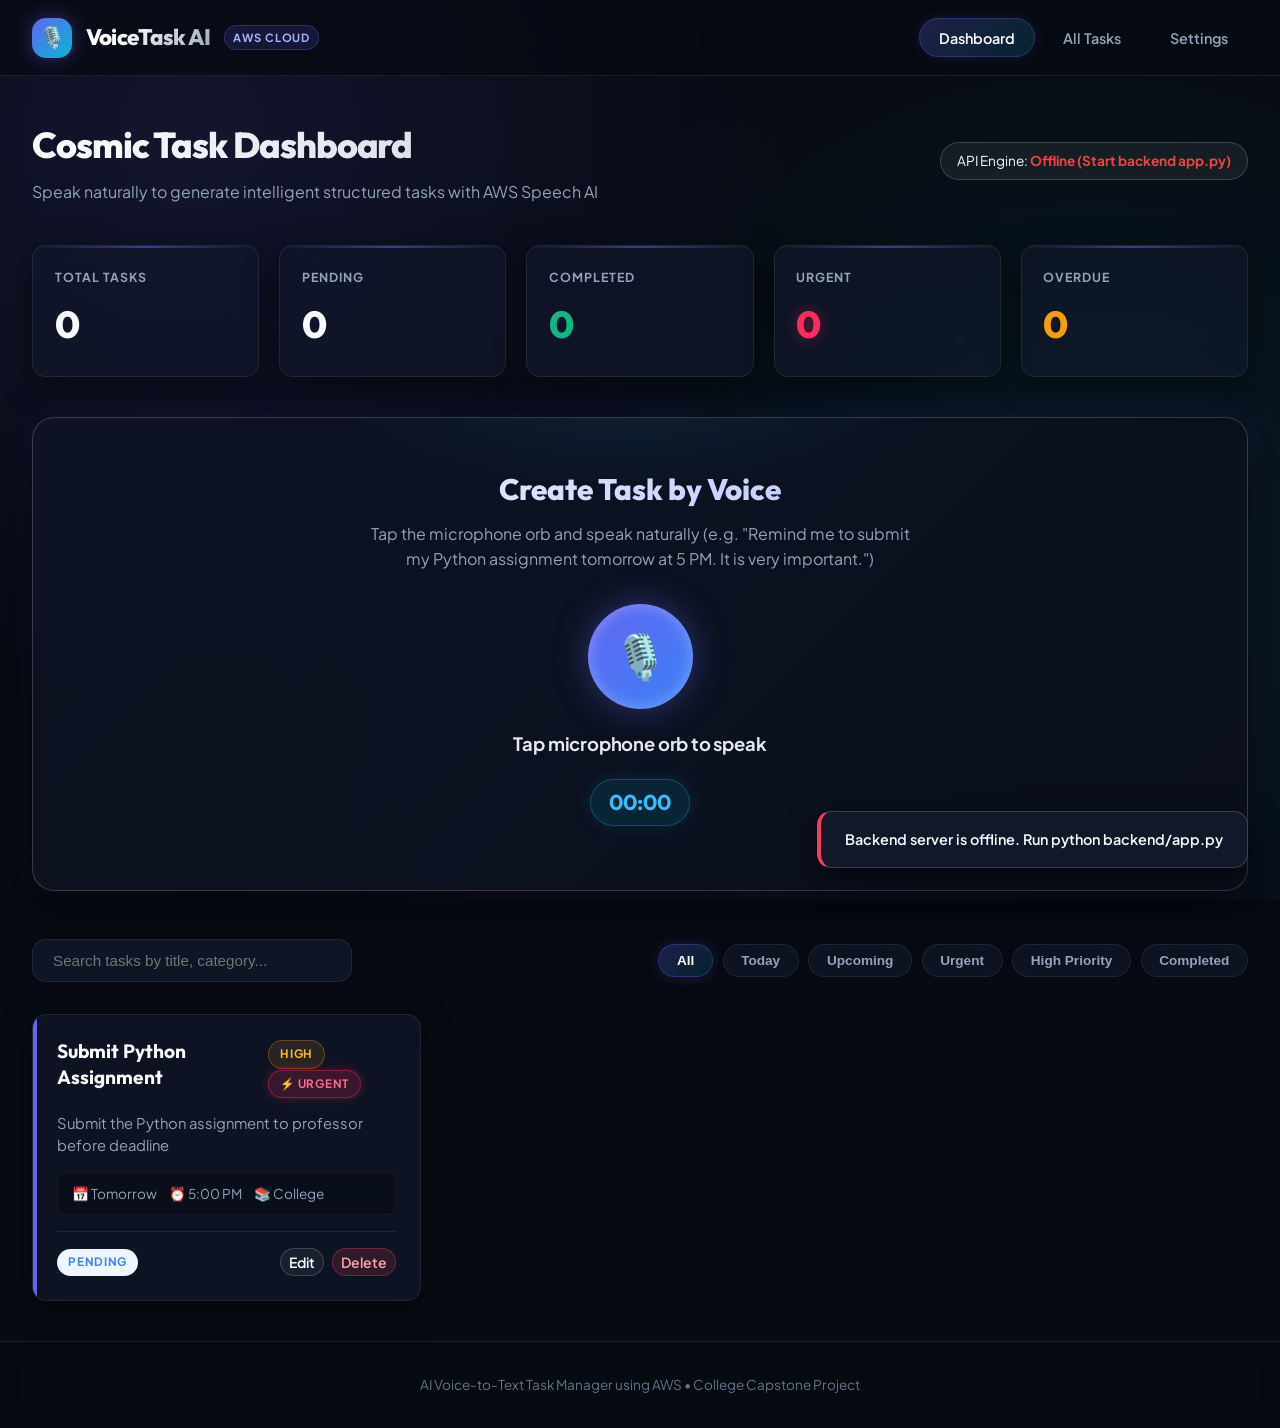
<file: index.html>
<!DOCTYPE html>
<html lang="en">
<head>
  <meta charset="UTF-8">
  <meta name="viewport" content="width=device-width, initial-scale=1.0">
  <title>VoiceTask AI | AWS Voice-to-Text Task Manager</title>
  
  <!-- Fonts -->
  <link rel="preconnect" href="https://fonts.googleapis.com">
  <link rel="preconnect" href="https://fonts.gstatic.com" crossorigin>
  <link href="https://fonts.googleapis.com/css2?family=Outfit:wght@400;500;600;700;800&family=Plus+Jakarta+Sans:wght@400;500;600;700&display=swap" rel="stylesheet">

  <!-- CSS Stylesheets -->
  <link rel="stylesheet" href="css/style.css">
  <link rel="stylesheet" href="css/dashboard.css">
  <link rel="stylesheet" href="css/responsive.css">
</head>
<body>

  <!-- Header Navigation -->
  <header class="app-header">
    <div class="header-container">
      <a href="index.html" class="brand">
        <div class="brand-icon">🎙️</div>
        <div class="brand-title">VoiceTask AI</div>
        <span class="brand-tag">AWS Cloud</span>
      </a>
      <nav>
        <ul class="nav-links">
          <li><a href="index.html" class="nav-link active">Dashboard</a></li>
          <li><a href="tasks.html" class="nav-link">All Tasks</a></li>
          <li><a href="settings.html" class="nav-link">Settings</a></li>
        </ul>
      </nav>
    </div>
  </header>

  <!-- Main Content -->
  <main class="main-content">
    
    <!-- Dashboard Top Title & API Status -->
    <div class="dashboard-header" style="display:flex; justify-content:space-between; align-items:center;">
      <div>
        <h1 class="dashboard-title">Cosmic Task Dashboard</h1>
        <p class="dashboard-subtitle">Speak naturally to generate intelligent structured tasks with AWS Speech AI</p>
      </div>
      <div style="font-size:0.85rem; background:rgba(255,255,255,0.06); padding:0.45rem 1rem; border-radius:var(--radius-full); border:1px solid var(--border-glass-bright);">
        API Engine: <strong id="api-status">Connecting...</strong>
      </div>
    </div>

    <!-- Statistics Overview Cards -->
    <section class="stats-grid">
      <div class="stat-card">
        <span class="stat-title">Total Tasks</span>
        <span class="stat-value" id="stat-total">0</span>
      </div>
      <div class="stat-card">
        <span class="stat-title">Pending</span>
        <span class="stat-value" id="stat-pending">0</span>
      </div>
      <div class="stat-card">
        <span class="stat-title">Completed</span>
        <span class="stat-value" id="stat-completed" style="color:#10b981;">0</span>
      </div>
      <div class="stat-card">
        <span class="stat-title">Urgent</span>
        <span class="stat-value urgent" id="stat-urgent">0</span>
      </div>
      <div class="stat-card">
        <span class="stat-title">Overdue</span>
        <span class="stat-value" id="stat-overdue" style="color:#f59e0b;">0</span>
      </div>
    </section>

    <!-- Hero Voice Task Creation Card -->
    <section class="voice-card">
      <h2 class="voice-title">Create Task by Voice</h2>
      <p class="voice-subtitle">Tap the microphone orb and speak naturally (e.g. "Remind me to submit my Python assignment tomorrow at 5 PM. It is very important.")</p>

      <div class="mic-btn-container">
        <button id="mic-btn" class="mic-btn" aria-label="Start Voice Recording">🎙️</button>
        <div id="record-status" class="recording-status">Tap microphone orb to speak</div>
        <div id="record-timer" class="timer">00:00</div>
      </div>
    </section>


    <!-- Task Controls & Filtering Bar -->
    <section class="controls-bar">
      <input type="text" id="search-input" class="search-input" placeholder="Search tasks by title, category...">
      <div class="filter-group">
        <button class="filter-btn active">All</button>
        <button class="filter-btn">Today</button>
        <button class="filter-btn">Upcoming</button>
        <button class="filter-btn">Urgent</button>
        <button class="filter-btn">High Priority</button>
        <button class="filter-btn">Completed</button>
      </div>
    </section>

    <!-- Tasks Grid View -->
    <section>
      <div id="tasks-container" class="tasks-grid">
        <!-- Sample Initial Placeholder State -->
        <div class="task-card">
          <div class="task-header">
            <h3 class="task-title">Submit Python Assignment</h3>
            <div>
              <span class="badge badge-high">High</span>
              <span class="badge badge-urgent">⚡ Urgent</span>
            </div>
          </div>
          <p class="task-description">Submit the Python assignment to professor before deadline</p>
          <div class="task-meta">
            <span>📅 Tomorrow</span>
            <span>⏰ 5:00 PM</span>
            <span>📚 College</span>
          </div>
          <div class="task-footer">
            <span class="badge" style="background:#eff6ff; color:#3b82f6;">Pending</span>
            <div style="display:flex; gap:0.5rem;">
              <button class="btn btn-secondary" style="padding:0.25rem 0.5rem;">Edit</button>
              <button class="btn btn-danger" style="padding:0.25rem 0.5rem;">Delete</button>
            </div>
          </div>
        </div>
      </div>
    </section>

  </main>

  <!-- TASK PREVIEW / CONFIRMATION MODAL -->
  <div id="preview-modal" class="modal-backdrop">
    <div class="modal">
      <div style="display:flex; justify-content:space-between; align-items:center; margin-bottom:1rem;">
        <h2 style="font-size:1.25rem; font-weight:700; color:var(--text-main);">🤖 Task Detected</h2>
        <button id="close-modal-btn" style="background:none; border:none; font-size:1.5rem; cursor:pointer; color:var(--text-muted);">&times;</button>
      </div>
      
      <div style="background:var(--bg-main); padding:1rem; border-radius:var(--radius-md); margin-bottom:1.25rem; font-size:0.9rem;">
        <strong style="color:var(--text-muted); display:block; margin-bottom:0.25rem;">Original Transcription:</strong>
        <p id="modal-transcript-text" style="font-style:italic; color:var(--text-main);">"Remind me to submit my Python assignment tomorrow at 5 PM. It is very important."</p>
      </div>

      <form id="task-preview-form">
        <div style="margin-bottom:1rem;">
          <label style="display:block; font-size:0.85rem; font-weight:600; margin-bottom:0.25rem;">Task Title</label>
          <input type="text" id="preview-title" class="search-input" style="width:100%;" value="Submit Python Assignment" required>
        </div>

        <div style="margin-bottom:1rem;">
          <label style="display:block; font-size:0.85rem; font-weight:600; margin-bottom:0.25rem;">Description</label>
          <textarea id="preview-description" class="search-input" style="width:100%; height:70px; resize:vertical;">Submit Python assignment to professor</textarea>
        </div>

        <div style="display:grid; grid-template-columns:1fr 1fr; gap:1rem; margin-bottom:1rem;">
          <div>
            <label style="display:block; font-size:0.85rem; font-weight:600; margin-bottom:0.25rem;">Due Date</label>
            <input type="date" id="preview-date" class="search-input" style="width:100%;">
          </div>
          <div>
            <label style="display:block; font-size:0.85rem; font-weight:600; margin-bottom:0.25rem;">Due Time</label>
            <input type="time" id="preview-time" class="search-input" style="width:100%;">
          </div>
        </div>

        <div style="display:grid; grid-template-columns:1fr 1fr 1fr; gap:0.75rem; margin-bottom:1.5rem;">
          <div>
            <label style="display:block; font-size:0.85rem; font-weight:600; margin-bottom:0.25rem;">Priority</label>
            <select id="preview-priority" class="search-input" style="width:100%;">
              <option value="low">Low</option>
              <option value="medium">Medium</option>
              <option value="high" selected>High</option>
              <option value="critical">Critical</option>
            </select>
          </div>

          <div>
            <label style="display:block; font-size:0.85rem; font-weight:600; margin-bottom:0.25rem;">Urgency</label>
            <select id="preview-urgency" class="search-input" style="width:100%;">
              <option value="false">Normal</option>
              <option value="true" selected>Urgent ⚡</option>
            </select>
          </div>

          <div>
            <label style="display:block; font-size:0.85rem; font-weight:600; margin-bottom:0.25rem;">Category</label>
            <select id="preview-category" class="search-input" style="width:100%;">
              <option value="College" selected>College</option>
              <option value="Work">Work</option>
              <option value="Personal">Personal</option>
              <option value="Shopping">Shopping</option>
              <option value="Study">Study</option>
              <option value="Meeting">Meeting</option>
              <option value="Other">Other</option>
            </select>
          </div>
        </div>

        <div style="display:flex; justify-content:flex-end; gap:0.75rem;">
          <button type="button" id="cancel-preview-btn" class="btn btn-secondary">Cancel</button>
          <button type="submit" class="btn btn-primary">Create Task</button>
        </div>
      </form>
    </div>
  </div>

  <footer class="app-footer">
    AI Voice-to-Text Task Manager using AWS &bull; College Capstone Project
  </footer>

  <!-- Modular JavaScript Scripts -->
  <script src="js/utils.js"></script>
  <script src="js/api.js"></script>
  <script src="js/recorder.js"></script>
  <script src="js/tasks.js"></script>
  <script src="js/dashboard.js"></script>
</body>
</html>
</file>
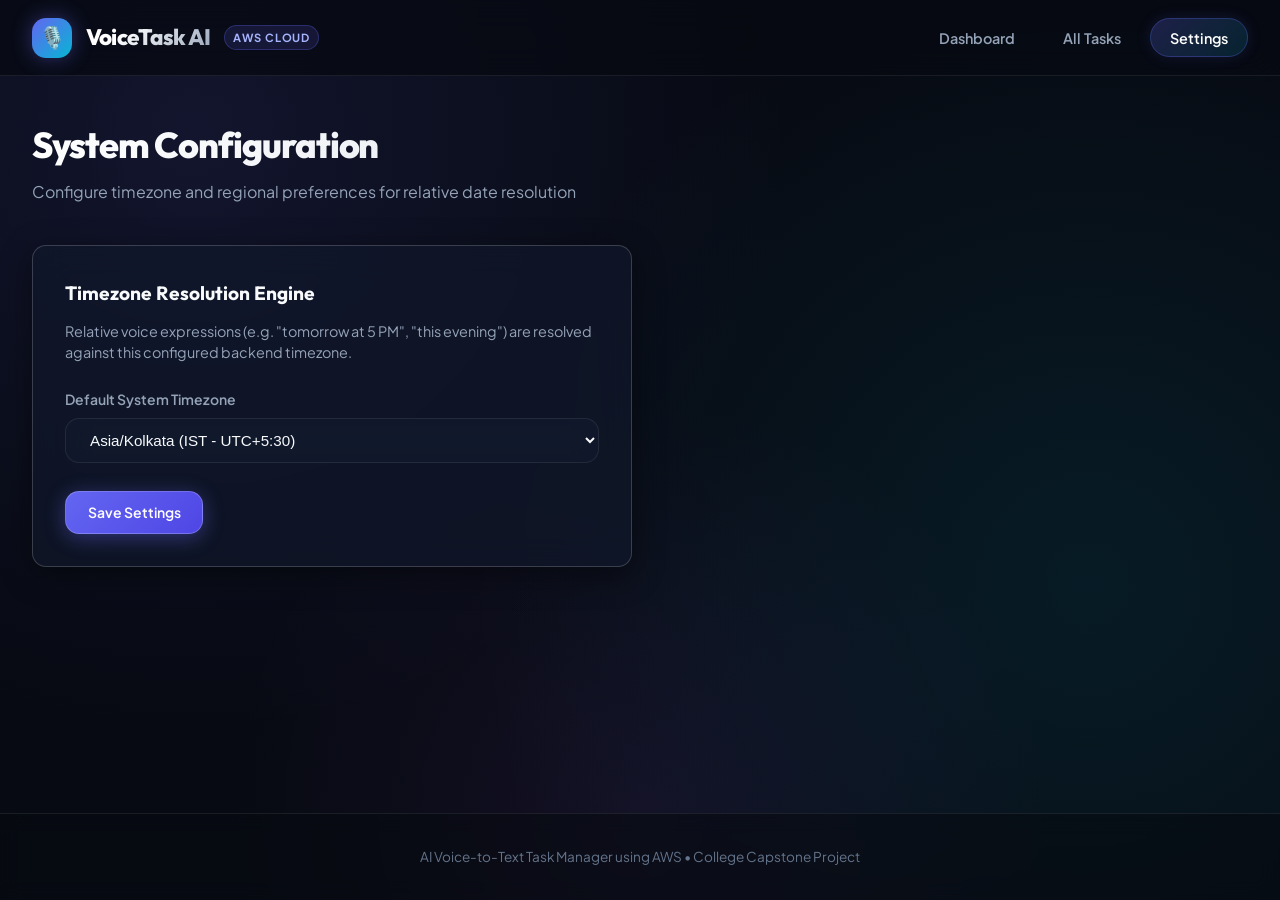
<file: settings.html>
<!DOCTYPE html>
<html lang="en">
<head>
  <meta charset="UTF-8">
  <meta name="viewport" content="width=device-width, initial-scale=1.0">
  <title>Settings | VoiceTask AI</title>
  
  <!-- Fonts -->
  <link rel="preconnect" href="https://fonts.googleapis.com">
  <link rel="preconnect" href="https://fonts.gstatic.com" crossorigin>
  <link href="https://fonts.googleapis.com/css2?family=Outfit:wght@400;500;600;700;800&family=Plus+Jakarta+Sans:wght@400;500;600;700&display=swap" rel="stylesheet">

  <link rel="stylesheet" href="css/style.css">
  <link rel="stylesheet" href="css/dashboard.css">
  <link rel="stylesheet" href="css/responsive.css">
</head>
<body>
  <header class="app-header">
    <div class="header-container">
      <a href="index.html" class="brand">
        <div class="brand-icon">🎙️</div>
        <div class="brand-title">VoiceTask AI</div>
        <span class="brand-tag">AWS Cloud</span>
      </a>
      <nav>
        <ul class="nav-links">
          <li><a href="index.html" class="nav-link">Dashboard</a></li>
          <li><a href="tasks.html" class="nav-link">All Tasks</a></li>
          <li><a href="settings.html" class="nav-link active">Settings</a></li>
        </ul>
      </nav>
    </div>
  </header>

  <main class="main-content">
    <div class="dashboard-header">
      <h1 class="dashboard-title">System Configuration</h1>
      <p class="dashboard-subtitle">Configure timezone and regional preferences for relative date resolution</p>
    </div>

    <div style="background:var(--bg-glass); backdrop-filter:var(--backdrop-blur); padding:2rem; border-radius:var(--radius-md); border:1px solid var(--border-glass-bright); max-width:600px; box-shadow:var(--shadow-glass);">
      <h3 style="font-family:'Outfit', sans-serif; font-size:1.2rem; font-weight:700; margin-bottom:0.75rem;">Timezone Resolution Engine</h3>
      <p style="color:var(--text-muted); font-size:0.9rem; margin-bottom:1.5rem; line-height:1.5;">
        Relative voice expressions (e.g. "tomorrow at 5 PM", "this evening") are resolved against this configured backend timezone.
      </p>

      <div style="margin-bottom:1.75rem;">
        <label style="display:block; font-weight:600; font-size:0.875rem; margin-bottom:0.5rem; color:var(--text-muted);">Default System Timezone</label>
        <select class="search-input" style="width:100%;">
          <option selected>Asia/Kolkata (IST - UTC+5:30)</option>
          <option>UTC (Coordinated Universal Time)</option>
          <option>America/New_York (EST - UTC-5)</option>
          <option>Europe/London (GMT - UTC+0)</option>
        </select>
      </div>

      <button class="btn btn-primary" onclick="showToast('Timezone settings saved successfully', 'success')">Save Settings</button>
    </div>
  </main>

  <footer class="app-footer">
    AI Voice-to-Text Task Manager using AWS &bull; College Capstone Project
  </footer>

  <script src="js/utils.js"></script>
</body>
</html>
</file>
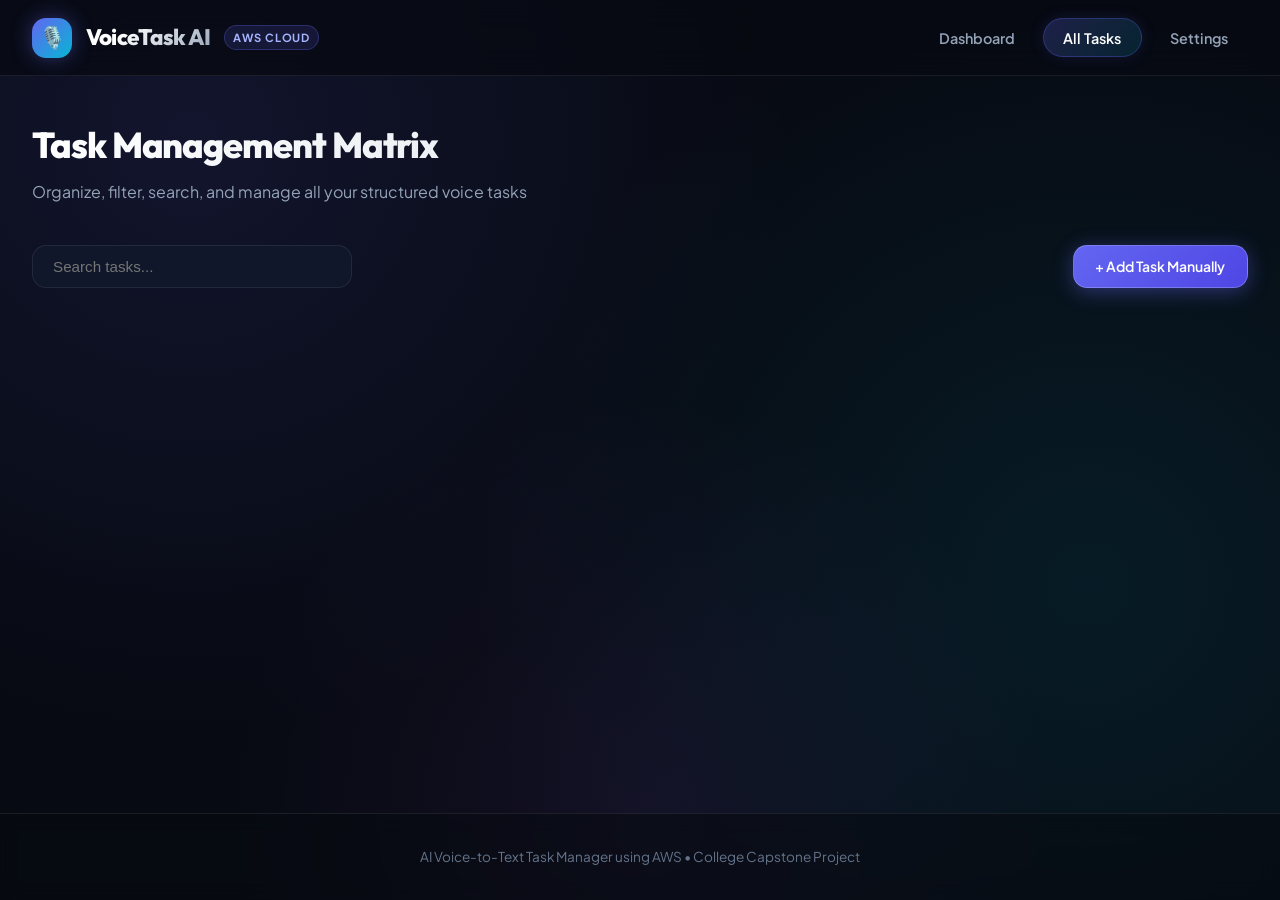
<file: tasks.html>
<!DOCTYPE html>
<html lang="en">
<head>
  <meta charset="UTF-8">
  <meta name="viewport" content="width=device-width, initial-scale=1.0">
  <title>All Tasks | VoiceTask AI</title>
  
  <!-- Fonts -->
  <link rel="preconnect" href="https://fonts.googleapis.com">
  <link rel="preconnect" href="https://fonts.gstatic.com" crossorigin>
  <link href="https://fonts.googleapis.com/css2?family=Outfit:wght@400;500;600;700;800&family=Plus+Jakarta+Sans:wght@400;500;600;700&display=swap" rel="stylesheet">

  <link rel="stylesheet" href="css/style.css">
  <link rel="stylesheet" href="css/dashboard.css">
  <link rel="stylesheet" href="css/responsive.css">
</head>
<body>
  <header class="app-header">
    <div class="header-container">
      <a href="index.html" class="brand">
        <div class="brand-icon">🎙️</div>
        <div class="brand-title">VoiceTask AI</div>
        <span class="brand-tag">AWS Cloud</span>
      </a>
      <nav>
        <ul class="nav-links">
          <li><a href="index.html" class="nav-link">Dashboard</a></li>
          <li><a href="tasks.html" class="nav-link active">All Tasks</a></li>
          <li><a href="settings.html" class="nav-link">Settings</a></li>
        </ul>
      </nav>
    </div>
  </header>

  <main class="main-content">
    <div class="dashboard-header">
      <h1 class="dashboard-title">Task Management Matrix</h1>
      <p class="dashboard-subtitle">Organize, filter, search, and manage all your structured voice tasks</p>
    </div>

    <section class="controls-bar">
      <input type="text" id="search-input" class="search-input" placeholder="Search tasks...">
      <button class="btn btn-primary" onclick="showToast('Manual Add Task modal ready in Phase 9', 'info')">+ Add Task Manually</button>
    </section>

    <div id="tasks-container" class="tasks-grid">
      <!-- Dynamically populated tasks -->
    </div>
  </main>

  <footer class="app-footer">
    AI Voice-to-Text Task Manager using AWS &bull; College Capstone Project
  </footer>

  <script src="js/utils.js"></script>
  <script src="js/api.js"></script>
  <script src="js/tasks.js"></script>
</body>
</html>
</file>
<file: css/style.css>
/* ==========================================================================
   ULTRA-ATTRACTIVE COSMIC GLASSMORPHISM DESIGN SYSTEM
   AI Voice-to-Text Task Manager UI
   ========================================================================== */

@import url('https://fonts.googleapis.com/css2?family=Outfit:wght@400;500;600;700;800&family=Plus+Jakarta+Sans:wght@400;500;600;700&display=swap');

:root {
  /* Dark Space Color Palette */
  --bg-deep: #070a12;
  --bg-surface: #0e1424;
  --bg-glass: rgba(18, 26, 44, 0.65);
  --bg-glass-hover: rgba(26, 37, 62, 0.75);
  --bg-modal: rgba(13, 19, 33, 0.85);

  /* Neon Glowing Accents */
  --accent-cyan: #06b6d4;
  --accent-cyan-glow: rgba(6, 182, 212, 0.35);
  --accent-indigo: #6366f1;
  --accent-indigo-glow: rgba(99, 102, 241, 0.4);
  --accent-purple: #a855f7;
  
  /* Text Colors */
  --text-main: #f8fafc;
  --text-muted: #94a3b8;
  --text-dim: #64748b;

  /* Borders & Glass Dividers */
  --border-glass: rgba(255, 255, 255, 0.08);
  --border-glass-bright: rgba(255, 255, 255, 0.18);
  --border-glow: rgba(99, 102, 241, 0.3);

  /* Status & Priority Neon Indicators */
  --priority-low: #10b981;
  --priority-low-bg: rgba(16, 185, 129, 0.12);
  --priority-low-border: rgba(16, 185, 129, 0.3);

  --priority-medium: #3b82f6;
  --priority-medium-bg: rgba(59, 130, 246, 0.12);
  --priority-medium-border: rgba(59, 130, 246, 0.3);

  --priority-high: #f59e0b;
  --priority-high-bg: rgba(245, 158, 11, 0.12);
  --priority-high-border: rgba(245, 158, 11, 0.3);

  --priority-critical: #f43f5e;
  --priority-critical-bg: rgba(244, 63, 94, 0.15);
  --priority-critical-border: rgba(244, 63, 94, 0.4);

  --urgent-red: #ff2a5f;
  --urgent-glow: rgba(255, 42, 95, 0.4);

  /* Shadows & Glass Effects */
  --shadow-glass: 0 8px 32px 0 rgba(0, 0, 0, 0.45);
  --shadow-neon: 0 0 25px rgba(99, 102, 241, 0.25);
  --backdrop-blur: blur(16px);

  /* Radii */
  --radius-sm: 8px;
  --radius-md: 14px;
  --radius-lg: 22px;
  --radius-full: 9999px;

  /* Transitions */
  --transition-fast: all 0.2s cubic-bezier(0.16, 1, 0.3, 1);
  --transition-smooth: all 0.35s cubic-bezier(0.16, 1, 0.3, 1);
}

/* Reset & Global Canvas */
*, *::before, *::after {
  box-sizing: border-box;
  margin: 0;
  padding: 0;
}

body {
  font-family: 'Plus Jakarta Sans', -apple-system, BlinkMacSystemFont, sans-serif;
  background-color: var(--bg-deep);
  background-image: 
    radial-gradient(circle at 15% 15%, rgba(99, 102, 241, 0.12) 0%, transparent 45%),
    radial-gradient(circle at 85% 65%, rgba(6, 182, 212, 0.1) 0%, transparent 50%),
    radial-gradient(circle at 50% 90%, rgba(168, 85, 247, 0.08) 0%, transparent 40%);
  background-attachment: fixed;
  color: var(--text-main);
  line-height: 1.6;
  -webkit-font-smoothing: antialiased;
  min-height: 100vh;
  display: flex;
  flex-direction: column;
}

/* Custom Cosmic Scrollbar */
::-webkit-scrollbar {
  width: 8px;
  height: 8px;
}
::-webkit-scrollbar-track {
  background: var(--bg-deep);
}
::-webkit-scrollbar-thumb {
  background: rgba(255, 255, 255, 0.15);
  border-radius: var(--radius-full);
}
::-webkit-scrollbar-thumb:hover {
  background: var(--accent-indigo);
}

/* Header Navigation Bar */
.app-header {
  background: rgba(7, 10, 18, 0.75);
  backdrop-filter: var(--backdrop-blur);
  -webkit-backdrop-filter: var(--backdrop-blur);
  border-bottom: 1px solid var(--border-glass);
  padding: 1.1rem 2rem;
  position: sticky;
  top: 0;
  z-index: 100;
}

.header-container {
  max-width: 1280px;
  margin: 0 auto;
  display: flex;
  align-items: center;
  justify-content: space-between;
}

.brand {
  display: flex;
  align-items: center;
  gap: 0.85rem;
  text-decoration: none;
}

.brand-icon {
  width: 40px;
  height: 40px;
  background: linear-gradient(135deg, var(--accent-indigo), var(--accent-cyan));
  border-radius: var(--radius-md);
  display: flex;
  align-items: center;
  justify-content: center;
  font-size: 1.35rem;
  box-shadow: 0 0 20px var(--accent-indigo-glow);
}

.brand-title {
  font-family: 'Outfit', sans-serif;
  font-size: 1.4rem;
  font-weight: 800;
  letter-spacing: -0.03em;
  background: linear-gradient(135deg, #ffffff 30%, #94a3b8 100%);
  -webkit-background-clip: text;
  -webkit-text-fill-color: transparent;
}

.brand-tag {
  font-size: 0.7rem;
  font-weight: 700;
  letter-spacing: 0.08em;
  text-transform: uppercase;
  background: rgba(99, 102, 241, 0.15);
  color: #a5b4fc;
  border: 1px solid rgba(99, 102, 241, 0.3);
  padding: 0.15rem 0.5rem;
  border-radius: var(--radius-full);
}

.nav-links {
  display: flex;
  gap: 0.5rem;
  list-style: none;
}

.nav-link {
  color: var(--text-muted);
  text-decoration: none;
  padding: 0.6rem 1.2rem;
  border-radius: var(--radius-full);
  font-weight: 600;
  font-size: 0.9rem;
  transition: var(--transition-fast);
  border: 1px solid transparent;
}

.nav-link:hover {
  color: var(--text-main);
  background: rgba(255, 255, 255, 0.05);
  border-color: var(--border-glass);
}

.nav-link.active {
  color: #ffffff;
  background: linear-gradient(135deg, rgba(99, 102, 241, 0.25), rgba(6, 182, 212, 0.15));
  border-color: var(--border-glow);
  box-shadow: 0 0 15px rgba(99, 102, 241, 0.15);
}

/* Main Container */
.main-content {
  flex: 1;
  max-width: 1280px;
  width: 100%;
  margin: 0 auto;
  padding: 2.5rem 2rem;
}

/* Glassmorphism Buttons */
.btn {
  display: inline-flex;
  align-items: center;
  justify-content: center;
  gap: 0.5rem;
  padding: 0.7rem 1.35rem;
  border-radius: var(--radius-md);
  font-family: 'Plus Jakarta Sans', sans-serif;
  font-weight: 600;
  font-size: 0.875rem;
  cursor: pointer;
  border: 1px solid transparent;
  transition: var(--transition-fast);
  text-decoration: none;
  outline: none;
}

.btn-primary {
  background: linear-gradient(135deg, var(--accent-indigo), #4f46e5);
  color: white;
  box-shadow: 0 4px 20px var(--accent-indigo-glow);
  border: 1px solid rgba(255, 255, 255, 0.2);
}

.btn-primary:hover {
  transform: translateY(-2px);
  box-shadow: 0 6px 25px rgba(99, 102, 241, 0.5);
  background: linear-gradient(135deg, #6366f1, #4338ca);
}

.btn-secondary {
  background: rgba(255, 255, 255, 0.05);
  border: 1px solid var(--border-glass-bright);
  color: var(--text-main);
  backdrop-filter: var(--backdrop-blur);
}

.btn-secondary:hover {
  background: rgba(255, 255, 255, 0.1);
  border-color: rgba(255, 255, 255, 0.3);
  transform: translateY(-1px);
}

.btn-danger {
  background: rgba(244, 63, 94, 0.15);
  border: 1px solid rgba(244, 63, 94, 0.35);
  color: #fda4af;
}

.btn-danger:hover {
  background: rgba(244, 63, 94, 0.25);
  border-color: rgba(244, 63, 94, 0.6);
  color: #ffffff;
}

/* Glass Badges */
.badge {
  display: inline-flex;
  align-items: center;
  gap: 0.3rem;
  padding: 0.25rem 0.7rem;
  border-radius: var(--radius-full);
  font-size: 0.725rem;
  font-weight: 700;
  text-transform: uppercase;
  letter-spacing: 0.06em;
  backdrop-filter: var(--backdrop-blur);
}

.badge-low { background: var(--priority-low-bg); color: #34d399; border: 1px solid var(--priority-low-border); }
.badge-medium { background: var(--priority-medium-bg); color: #60a5fa; border: 1px solid var(--priority-medium-border); }
.badge-high { background: var(--priority-high-bg); color: #fbbf24; border: 1px solid var(--priority-high-border); }
.badge-critical { background: var(--priority-critical-bg); color: #f87171; border: 1px solid var(--priority-critical-border); }
.badge-urgent { background: rgba(255, 42, 95, 0.18); color: #ff6b8b; border: 1px solid var(--urgent-glow); box-shadow: 0 0 10px rgba(255, 42, 95, 0.3); }

/* Glowing Toast Notifications */
.toast-container {
  position: fixed;
  bottom: 2rem;
  right: 2rem;
  z-index: 1000;
  display: flex;
  flex-direction: column;
  gap: 0.85rem;
}

.toast {
  background: rgba(18, 26, 44, 0.9);
  backdrop-filter: blur(20px);
  color: var(--text-main);
  padding: 1rem 1.5rem;
  border-radius: var(--radius-md);
  box-shadow: 0 10px 30px rgba(0,0,0,0.6);
  border: 1px solid var(--border-glass-bright);
  border-left: 4px solid var(--accent-indigo);
  font-size: 0.9rem;
  font-weight: 600;
  min-width: 300px;
  animation: slideInGlass 0.35s cubic-bezier(0.16, 1, 0.3, 1);
}

.toast-error { border-left-color: #f43f5e; }
.toast-success { border-left-color: #10b981; }

@keyframes slideInGlass {
  from { transform: translateX(120%) scale(0.9); opacity: 0; }
  to { transform: translateX(0) scale(1); opacity: 1; }
}

/* Footer */
.app-footer {
  text-align: center;
  padding: 2rem;
  color: var(--text-dim);
  font-size: 0.85rem;
  border-top: 1px solid var(--border-glass);
  background: rgba(7, 10, 18, 0.6);
  backdrop-filter: blur(10px);
  margin-top: auto;
}
</file>
<file: css/dashboard.css>
/* ==========================================================================
   COSMIC DASHBOARD & VOICE RECORDING COMPONENT STYLES
   ========================================================================== */

/* Dashboard Header */
.dashboard-header {
  margin-bottom: 2.5rem;
}

.dashboard-title {
  font-family: 'Outfit', sans-serif;
  font-size: 2.25rem;
  font-weight: 800;
  letter-spacing: -0.03em;
  background: linear-gradient(135deg, #ffffff 0%, #cbd5e1 100%);
  -webkit-background-clip: text;
  -webkit-text-fill-color: transparent;
}

.dashboard-subtitle {
  color: var(--text-muted);
  font-size: 1rem;
  margin-top: 0.35rem;
}

/* Cosmic Statistics Cards */
.stats-grid {
  display: grid;
  grid-template-columns: repeat(auto-fit, minmax(210px, 1fr));
  gap: 1.25rem;
  margin-bottom: 2.5rem;
}

.stat-card {
  background: var(--bg-glass);
  backdrop-filter: var(--backdrop-blur);
  -webkit-backdrop-filter: var(--backdrop-blur);
  padding: 1.35rem;
  border-radius: var(--radius-md);
  border: 1px solid var(--border-glass);
  box-shadow: var(--shadow-glass);
  display: flex;
  flex-direction: column;
  transition: var(--transition-fast);
  position: relative;
  overflow: hidden;
}

.stat-card::before {
  content: '';
  position: absolute;
  top: 0;
  left: 0;
  right: 0;
  height: 2px;
  background: linear-gradient(90deg, transparent, var(--accent-indigo), transparent);
  opacity: 0.5;
}

.stat-card:hover {
  transform: translateY(-3px);
  border-color: var(--border-glass-bright);
  box-shadow: 0 12px 30px rgba(0,0,0,0.5), 0 0 20px rgba(99, 102, 241, 0.15);
}

.stat-title {
  font-size: 0.775rem;
  font-weight: 700;
  text-transform: uppercase;
  color: var(--text-muted);
  letter-spacing: 0.08em;
}

.stat-value {
  font-family: 'Outfit', sans-serif;
  font-size: 2.35rem;
  font-weight: 800;
  color: var(--text-main);
  margin-top: 0.4rem;
}

.stat-value.urgent {
  color: var(--urgent-red);
  text-shadow: 0 0 15px var(--urgent-glow);
}

/* Hero Voice Creation Card */
.voice-card {
  background: linear-gradient(135deg, rgba(14, 20, 36, 0.95), rgba(10, 15, 28, 0.98));
  backdrop-filter: var(--backdrop-blur);
  border: 1px solid var(--border-glass-bright);
  border-radius: var(--radius-lg);
  padding: 3rem 2rem;
  text-align: center;
  box-shadow: 0 20px 50px rgba(0,0,0,0.6), 0 0 40px rgba(99, 102, 241, 0.1);
  margin-bottom: 3rem;
  position: relative;
  overflow: hidden;
}

.voice-card::before {
  content: '';
  position: absolute;
  top: -50%;
  left: 50%;
  transform: translateX(-50%);
  width: 600px;
  height: 300px;
  background: radial-gradient(ellipse, rgba(99, 102, 241, 0.18) 0%, rgba(6, 182, 212, 0.05) 50%, transparent 80%);
  pointer-events: none;
}

.voice-title {
  font-family: 'Outfit', sans-serif;
  font-size: 1.85rem;
  font-weight: 800;
  margin-bottom: 0.5rem;
  background: linear-gradient(135deg, #ffffff, #a5b4fc);
  -webkit-background-clip: text;
  -webkit-text-fill-color: transparent;
}

.voice-subtitle {
  color: var(--text-muted);
  font-size: 1rem;
  max-width: 550px;
  margin: 0 auto 2rem auto;
  line-height: 1.6;
}

/* Glowing Orbital Mic Record Button */
.mic-btn-container {
  display: flex;
  flex-direction: column;
  align-items: center;
  gap: 1.25rem;
  margin: 1rem 0;
  position: relative;
}

.mic-btn {
  width: 105px;
  height: 105px;
  border-radius: 50%;
  background: linear-gradient(135deg, #6366f1, #3b82f6);
  border: none;
  color: white;
  font-size: 2.75rem;
  cursor: pointer;
  box-shadow: 0 0 35px var(--accent-indigo-glow), inset 0 0 15px rgba(255,255,255,0.3);
  transition: var(--transition-smooth);
  display: flex;
  align-items: center;
  justify-content: center;
  position: relative;
  outline: none;
}

.mic-btn:hover {
  transform: scale(1.08);
  box-shadow: 0 0 50px rgba(99, 102, 241, 0.6), inset 0 0 20px rgba(255,255,255,0.4);
}

.mic-btn.recording {
  background: linear-gradient(135deg, #ff2a5f, #dc2626);
  animation: cosmicPulse 1.6s infinite ease-in-out;
}

@keyframes cosmicPulse {
  0% { box-shadow: 0 0 0 0 rgba(255, 42, 95, 0.8), 0 0 30px rgba(255, 42, 95, 0.5); }
  70% { box-shadow: 0 0 0 28px rgba(255, 42, 95, 0), 0 0 50px rgba(255, 42, 95, 0.8); }
  100% { box-shadow: 0 0 0 0 rgba(255, 42, 95, 0), 0 0 30px rgba(255, 42, 95, 0.5); }
}

.recording-status {
  font-weight: 700;
  font-size: 1.15rem;
  color: #e2e8f0;
  letter-spacing: -0.01em;
}

.timer {
  font-family: 'Outfit', monospace;
  font-size: 1.35rem;
  font-weight: 700;
  color: #38bdf8;
  background: rgba(6, 182, 212, 0.12);
  border: 1px solid rgba(6, 182, 212, 0.3);
  padding: 0.35rem 1.1rem;
  border-radius: var(--radius-full);
  box-shadow: 0 0 15px rgba(6, 182, 212, 0.15);
}

/* Tasks Controls Bar */
.controls-bar {
  display: flex;
  justify-content: space-between;
  align-items: center;
  flex-wrap: wrap;
  gap: 1.25rem;
  margin-bottom: 2rem;
}

.search-input {
  background: rgba(18, 26, 44, 0.75);
  backdrop-filter: var(--backdrop-blur);
  border: 1px solid var(--border-glass);
  color: var(--text-main);
  padding: 0.75rem 1.25rem;
  border-radius: var(--radius-md);
  font-size: 0.95rem;
  width: 320px;
  outline: none;
  transition: var(--transition-fast);
}

.search-input:focus {
  border-color: var(--accent-indigo);
  box-shadow: 0 0 20px var(--accent-indigo-glow);
  background: rgba(26, 37, 62, 0.85);
}

.filter-group {
  display: flex;
  gap: 0.6rem;
  flex-wrap: wrap;
}

.filter-btn {
  background: var(--bg-glass);
  backdrop-filter: var(--backdrop-blur);
  border: 1px solid var(--border-glass);
  padding: 0.5rem 1.1rem;
  border-radius: var(--radius-full);
  font-size: 0.85rem;
  font-weight: 600;
  color: var(--text-muted);
  cursor: pointer;
  transition: var(--transition-fast);
}

.filter-btn.active, .filter-btn:hover {
  background: linear-gradient(135deg, rgba(99, 102, 241, 0.25), rgba(6, 182, 212, 0.15));
  color: #ffffff;
  border-color: var(--border-glow);
  box-shadow: 0 0 15px rgba(99, 102, 241, 0.2);
}

/* Task Cards Grid */
.tasks-grid {
  display: grid;
  grid-template-columns: repeat(auto-fill, minmax(350px, 1fr));
  gap: 1.5rem;
}

.task-card {
  background: var(--bg-glass);
  backdrop-filter: var(--backdrop-blur);
  -webkit-backdrop-filter: var(--backdrop-blur);
  border-radius: var(--radius-md);
  border: 1px solid var(--border-glass);
  padding: 1.5rem;
  box-shadow: var(--shadow-glass);
  transition: var(--transition-smooth);
  display: flex;
  flex-direction: column;
  position: relative;
  overflow: hidden;
}

.task-card::before {
  content: '';
  position: absolute;
  top: 0;
  left: 0;
  width: 4px;
  height: 100%;
  background: var(--accent-indigo);
  border-top-left-radius: var(--radius-md);
  border-bottom-left-radius: var(--radius-md);
}

.task-card.urgent::before {
  background: var(--urgent-red);
  box-shadow: 0 0 15px var(--urgent-red);
}

.task-card:hover {
  box-shadow: 0 12px 35px rgba(0,0,0,0.6), 0 0 25px rgba(99, 102, 241, 0.2);
  transform: translateY(-3px);
  border-color: var(--border-glass-bright);
}

.task-header {
  display: flex;
  justify-content: space-between;
  align-items: flex-start;
  gap: 0.75rem;
  margin-bottom: 0.85rem;
}

.task-title {
  font-family: 'Outfit', sans-serif;
  font-size: 1.2rem;
  font-weight: 700;
  color: var(--text-main);
  line-height: 1.35;
}

.task-description {
  color: var(--text-muted);
  font-size: 0.925rem;
  margin-bottom: 1rem;
  line-height: 1.5;
}

.task-meta {
  display: flex;
  flex-wrap: wrap;
  gap: 0.75rem;
  margin-bottom: 1rem;
  font-size: 0.85rem;
  color: var(--text-muted);
  background: rgba(0, 0, 0, 0.2);
  padding: 0.6rem 0.85rem;
  border-radius: var(--radius-sm);
  border: 1px solid rgba(255, 255, 255, 0.04);
}

.task-footer {
  margin-top: auto;
  padding-top: 1rem;
  border-top: 1px solid var(--border-glass);
  display: flex;
  justify-content: space-between;
  align-items: center;
}

/* Modal Window */
.modal-backdrop {
  position: fixed;
  top: 0;
  left: 0;
  width: 100vw;
  height: 100vh;
  background: rgba(5, 8, 15, 0.8);
  backdrop-filter: blur(12px);
  display: flex;
  align-items: center;
  justify-content: center;
  z-index: 500;
  opacity: 0;
  pointer-events: none;
  transition: opacity 0.3s ease;
}

.modal-backdrop.open {
  opacity: 1;
  pointer-events: auto;
}

.modal {
  background: var(--bg-modal);
  border-radius: var(--radius-lg);
  border: 1px solid var(--border-glass-bright);
  max-width: 580px;
  width: 90%;
  max-height: 90vh;
  overflow-y: auto;
  box-shadow: 0 25px 60px rgba(0,0,0,0.8), 0 0 35px rgba(99, 102, 241, 0.25);
  padding: 2rem;
  color: var(--text-main);
  animation: modalScaleUp 0.3s cubic-bezier(0.16, 1, 0.3, 1);
}

@keyframes modalScaleUp {
  from { transform: scale(0.92); opacity: 0; }
  to { transform: scale(1); opacity: 1; }
}
</file>
<file: css/responsive.css>
/* ==========================================================================
   RESPONSIVE DESIGN ADAPTATIONS (MOBILE, TABLET & DESKTOP)
   ========================================================================== */

@media (max-width: 768px) {
  .header-container {
    flex-direction: column;
    align-items: flex-start;
    gap: 1rem;
  }

  .nav-links {
    width: 100%;
    justify-content: space-between;
  }

  .main-content {
    padding: 1.25rem 1rem;
  }

  .voice-card {
    padding: 1.75rem 1rem;
  }

  .mic-btn {
    width: 80px;
    height: 80px;
    font-size: 2rem;
  }

  .controls-bar {
    flex-direction: column;
    align-items: stretch;
  }

  .search-input {
    width: 100%;
  }

  .filter-group {
    overflow-x: auto;
    padding-bottom: 0.25rem;
  }

  .tasks-grid {
    grid-template-columns: 1fr;
  }
}
</file>
